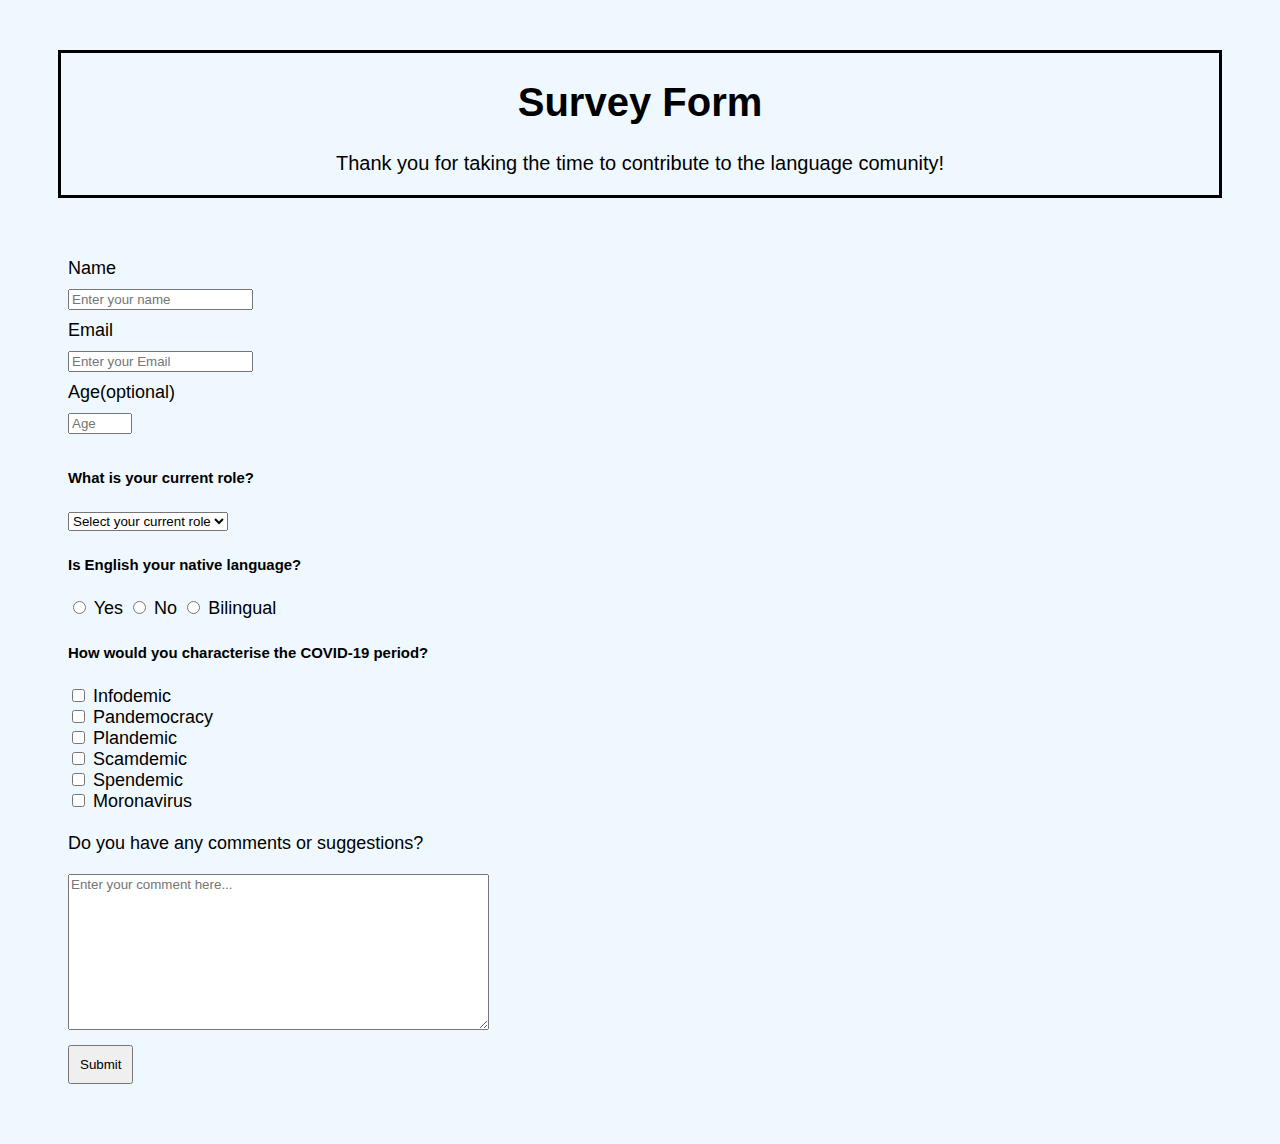
<file: Survey Form Project/index.html>
<!DOCTYPE html>
<html lang="en">
<head>
    <meta charset="UTF-8">
    <meta http-equiv="X-UA-Compatible" content="IE=edge">
    <meta name="viewport" content="width=device-width, initial-scale=1.0">
    <title>Survey Form</title>
    <link rel="stylesheet" href="style.css">
</head>
<body>
    <div class="transbox">
    <h1 id="title">Survey Form</h1>
    <p id="description">Thank you for taking the time to contribute to the language comunity!</p>
    </div>

    <form id="survey-form" action="">
    <div>
    <label id="name-label" for="name">Name</label>
    <br>
    <input type="text" name="name" id="name" class="form-control" required placeholder="Enter your name">
    </div>

    <div>
    <label id="email-label" for="email">Email</label>
    <br>
    <input type="email" name="email" id="email" class="form-control" required placeholder="Enter your Email">
    </div>

    <div>
    <label id="number-label" for="age">Age(optional)</label>
    <br>
    <input type="number" name="number" id="number" min="0" max="100" class="form-control" placeholder="Age">
    </div>

    <div>
    <h5>What is your current role?</h5>
    <select name="role" id="dropdown" class="form-control" required>
    <option disabled selected value>Select your current role</option>
    <option value="Student">Student</option>
    <option value="Language Student">Language Student<option>  
    <option value="Teacher">Teacher</option> 
    <option value="Linguist">Linguist</option> 
    <option value="Polyglot">Polyglot<option>
    <option value="Other">Other<option> 
    </select>
    </div>

        <div>
        <h5>Is English your native language?</h5>
        <input type="radio" value="yes" id="yes" name="englvl" class="form-control">
        <label for="yes">Yes</label>
        <input type="radio" value="no" id="no" name="englvl" class="form-control">
        <label for="no">No</label>
        <input type="radio" value="bilingual" id="bilingual" name="englvl" class="form-control">
        <label for="bilingual">Bilingual</label>
        </div>
    
        <div>
        <!-- Infodemic Pandemocracy Plandemic Scamdemic Spendemic Moronavirus Vaxinista Vaxhole Toilet-paper hoarder Pandenemy Maskhole Covidiot–-->
        <h5>How would you characterise the COVID-19 period?</h5>
        <input type="checkbox" id="period"
        name="period" value="Infodemic">
        <label for="period">Infodemic</label>
        <br>
        <input type="checkbox" id="period"
        name="period" value="Pandemocracy">
        <label for="period">Pandemocracy</label>
        <br>
        <input type="checkbox" id="period"
        name="period" value="Plandemic">
        <label for="period">Plandemic</label>
        <br>
        <input type="checkbox" id="period"
        name="period" value="Scamdemic">
        <label for="period">Scamdemic</label>
        <br>
        <input type="checkbox" id="period"
        name="period" value="Spendemic">
        <label for="period">Spendemic</label>
        <br>
        <input type="checkbox" id="period"
        name="period" value="Moronavirus">
        <label for="period">Moronavirus</label>
        </div>

        <div>
        <br>
        <label for="comments">Do you have any comments or suggestions?</label>
        <br>
        <textarea id="comments" name="comments" rows="10" cols="50" placeholder="Enter your comment here..."></textarea>
        </div>
    
        <div>
        <input type="submit" id="submit" name="submit">
        </div>
        </form>
</body>
</html>
</file>
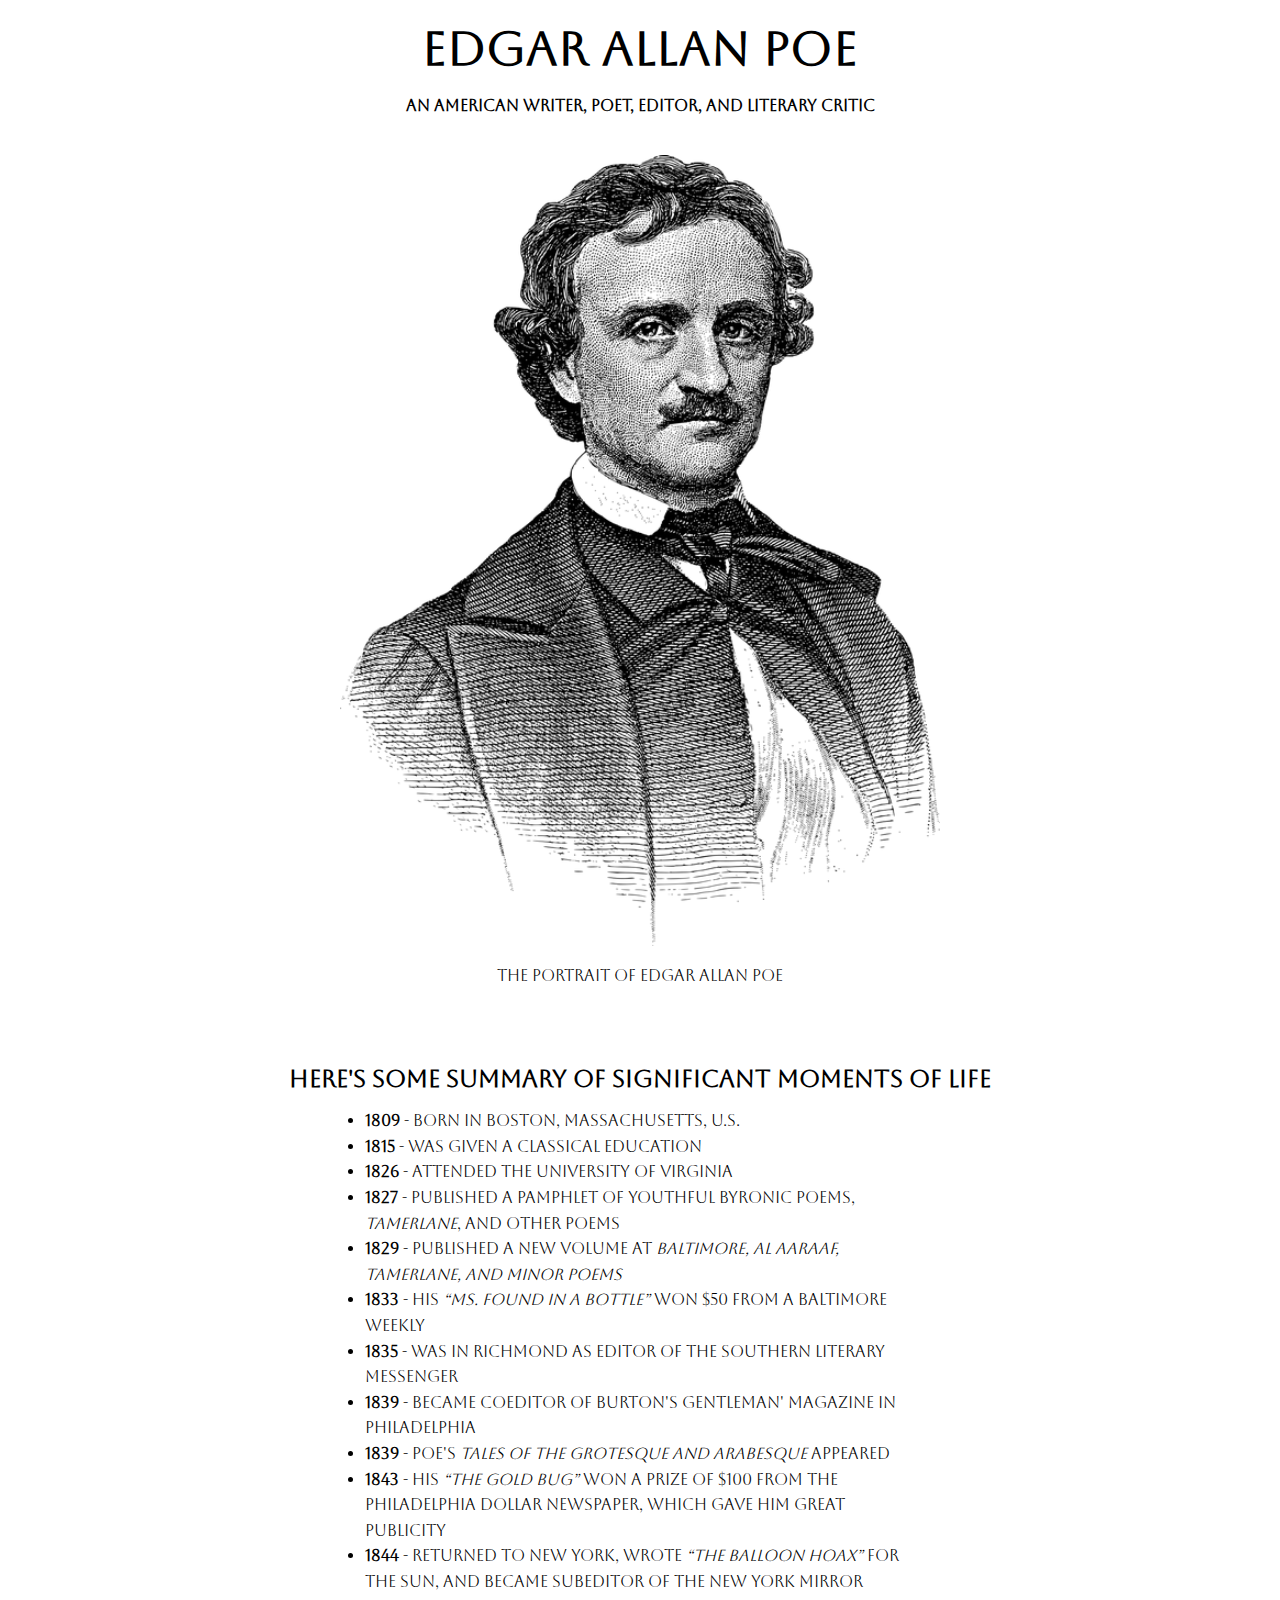
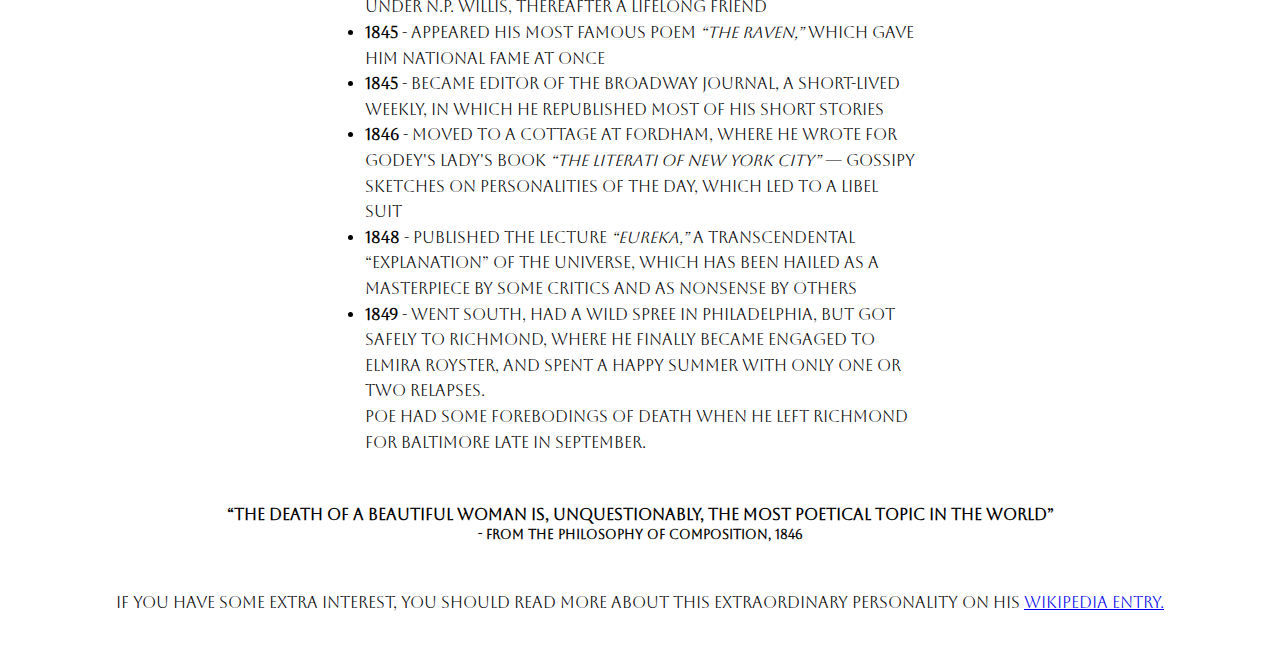
<file: Tribute page/index.html>
<!DOCTYPE html>
<html lang="en">
<head>
    <meta charset="UTF-8">
    <meta http-equiv="X-UA-Compatible" content="IE=edge">
    <meta name="viewport" content="width=device-width, initial-scale=1.0">
    <title>Tribute Page</title>
    <link rel="stylesheet" href="style.css">
</head>
<body>
    <main id="main">
        <h1 id="title">Edgar Allan Poe</h1>
        <h4>An American writer, poet, editor, and literary critic</h4>
        <figure id="img-div">
            <div>
            <img id="image" src="./img/edgar-allan-poe-6393223_960_720.png" alt="" width="600px">
            </div>
            <figcaption id="img-caption">The portrait of Edgar Allan Poe</figcaption>
            </figure>
        <div id="tribute-info">
            <h2>Here's some summary of significant moments of life</h2>
            <div>
                <ul>
                    <li><bold>1809</bold> - Born in Boston, Massachusetts, U.S.</li>
                    <li><bold>1815</bold> - Was given a classical education</li>
                    <li><bold>1826</bold> - Attended the University of Virginia</li>
                    <li><bold>1827</bold> - Published a pamphlet of youthful Byronic poems, <i>Tamerlane</i>, and Other Poems</li>
                    <li><bold>1829</bold> - Published a new volume at <i>Baltimore, Al Aaraaf, Tamerlane, and Minor Poems</i></li>
                    <li><bold>1833</bold> - His <i>“MS. Found in a Bottle”</i> won $50 from a Baltimore weekly</li>
                    <li><bold>1835</bold> - Was in Richmond as editor of the Southern Literary Messenger</li>
                    <li><bold>1839</bold> - Became coeditor of Burton's Gentleman' Magazine in Philadelphia</li>
                    <li><bold>1839</bold> - Poe's <i>Tales of the Grotesque and Arabesque</i> appeared</li>
                    <li><bold>1843</bold> - His <i>“The Gold Bug”</i> won a prize of $100 from the Philadelphia Dollar Newspaper, which gave him great publicity</li>
                    <li><bold>1844</bold> - Returned to New York, wrote <i>“The Balloon Hoax”</i> for the Sun, and became subeditor of the New York Mirror under N.P. Willis, thereafter a lifelong friend</li>
                    <li><bold>1845</bold> - Appeared his most famous poem <i>“The Raven,”</i> which gave him national fame at once</li>
                    <li><bold>1845</bold> - Became editor of the Broadway Journal, a short-lived weekly, in which he republished most of his short stories </li>
                    <li><bold>1846</bold> - Moved to a cottage at Fordham, where he wrote for Godey's Lady's Book <i>“The Literati of New York City”</i> — gossipy sketches on personalities of the day, which led to a libel suit</li>
                    <li><bold>1848</bold> - Published the lecture <i>“Eureka,”</i> a transcendental “explanation” of the universe, which has been hailed as a masterpiece by some critics and as nonsense by others</li>
                    <li><bold>1849</bold> - Went south, had a wild spree in Philadelphia, but got safely to Richmond, where he finally became engaged to Elmira Royster, and spent a happy summer with only one or two relapses.<br>Poe had some forebodings of death when he left Richmond for Baltimore late in September.</li>
                    </ul>
            </div>
            <div id="q">
            <p><q>The death of a beautiful woman is, unquestionably, the most poetical topic in the world</q><br><span> - from The Philosophy of Composition, 1846</span></p>
            </div>
            <div id="link">
                <p>If you have some extra interest, you should read more about this extraordinary personality on his <a id="tribute-link" href="https://en.wikipedia.org/wiki/Edgar_Allan_Poe" target="_blank">Wikipedia entry.</a></p>
            </div>
        </div>
    </main>
</body>
</html>
</file>
<file: Survey Form Project/style.css>
* {
    font-family: Verdana, Geneva, Tahoma, sans-serif;
}
body {
    background-image: url(https://images.pexels.com/photos/4167542/pexels-photo-4167542.jpeg);
    background-color: aliceblue;
    background-position: top center;
    background-attachment: fixed;
    background-repeat: no-repeat;
    background-size: contain;
    width: auto;
    height: 100%;

}
.transbox {
    text-align: center;
    border: 3px solid black;
    background-color: rgba(240, 248, 255, 0.5);
    margin: 50px;
}
#title {
    font-size: 40px;
}
#description {
    font-size: 20px;
}
#survey-form {
    margin: 60px;
    font-size: 18px;
}
#name {
    margin-top: 10px;
    margin-bottom: 10px;
}
#email {
    margin-top: 10px;
    margin-bottom: 10px;
}
#number {
    margin-top: 10px;
    margin-bottom: 10px;
}
#comments{
    margin-top: 20px;
}
#submit:hover {
    color: rgb(19, 111, 181);
}
#submit {
    margin-top: 10px;
    padding: 10px;
}
</file>
<file: Tribute page/style.css>
@import url('https://fonts.googleapis.com/css2?family=Aboreto&display=swap');
* {
    margin: 0;
    padding: 0;
    box-sizing: border-box;
    font-family: 'Aboreto', cursive;
}
    #title {
    text-align: center;
    font-size: 3rem;
    display: block;
    margin: 20px auto;
    align-content: center;
    }



    h4 {
    text-align: center;
    font-size: 1rem;
    display:block;
    margin: 20px auto; 
    margin-bottom: 40px;
    align-content: center;
    }

    img {
    display: block;
    max-width: 100%;
    height: auto;
    align-content: center;
    margin: 20px auto;
    }

    #img-caption {
    text-align: center;
    margin: 20px auto;
        }

    #tribute-info h2 {
        text-align: center;
        margin-top: 80px;
        margin-bottom: 15px;
    }

    ul {
        margin: 0 auto 50px auto;
        display: block;
        text-align: left;
        max-width: 550px;
        text-align: left;
        line-height: 1.6;
        
    }
    li {
    display: list-item;
    text-align: -webkit-match-parent;
    }

    #q {
    text-align: center;
    margin-bottom: 30px;
    font-weight: 600;
    margin: 10px;
    }

    #q span {
        font-size: 0.8rem;
    }

    #link p {
    text-align: center;
    display: block;
    font-size: 1.17em;
    margin: 50px 50px;
    /* margin-block-start: 1em;
    margin-block-end: 1em;
    margin-inline-start: 0px;
    margin-inline-end: 0px; */
    font-size: 1rem;
}
/* Check usual margins */
i {
    font-style: italic;
}
bold {
    font-weight: 700;
}

    @media screen and (max-width: 500px) {
        
            #title {
                font-size: 2rem;
            }
            #img-caption {
                font-size: 0.8rem;
            }
            #tribute-info h2 {
                font-size: 1rem;
            }
            ul li {
                font-size: 0.7rem;
                margin: 20px;
            }

        #q {
            font-size: 0.7rem;
        }
        #q span {
        font-size: 0.5rem;
    }
        #link p {
            font-size: 0.7rem;
        }
    }
</file>
